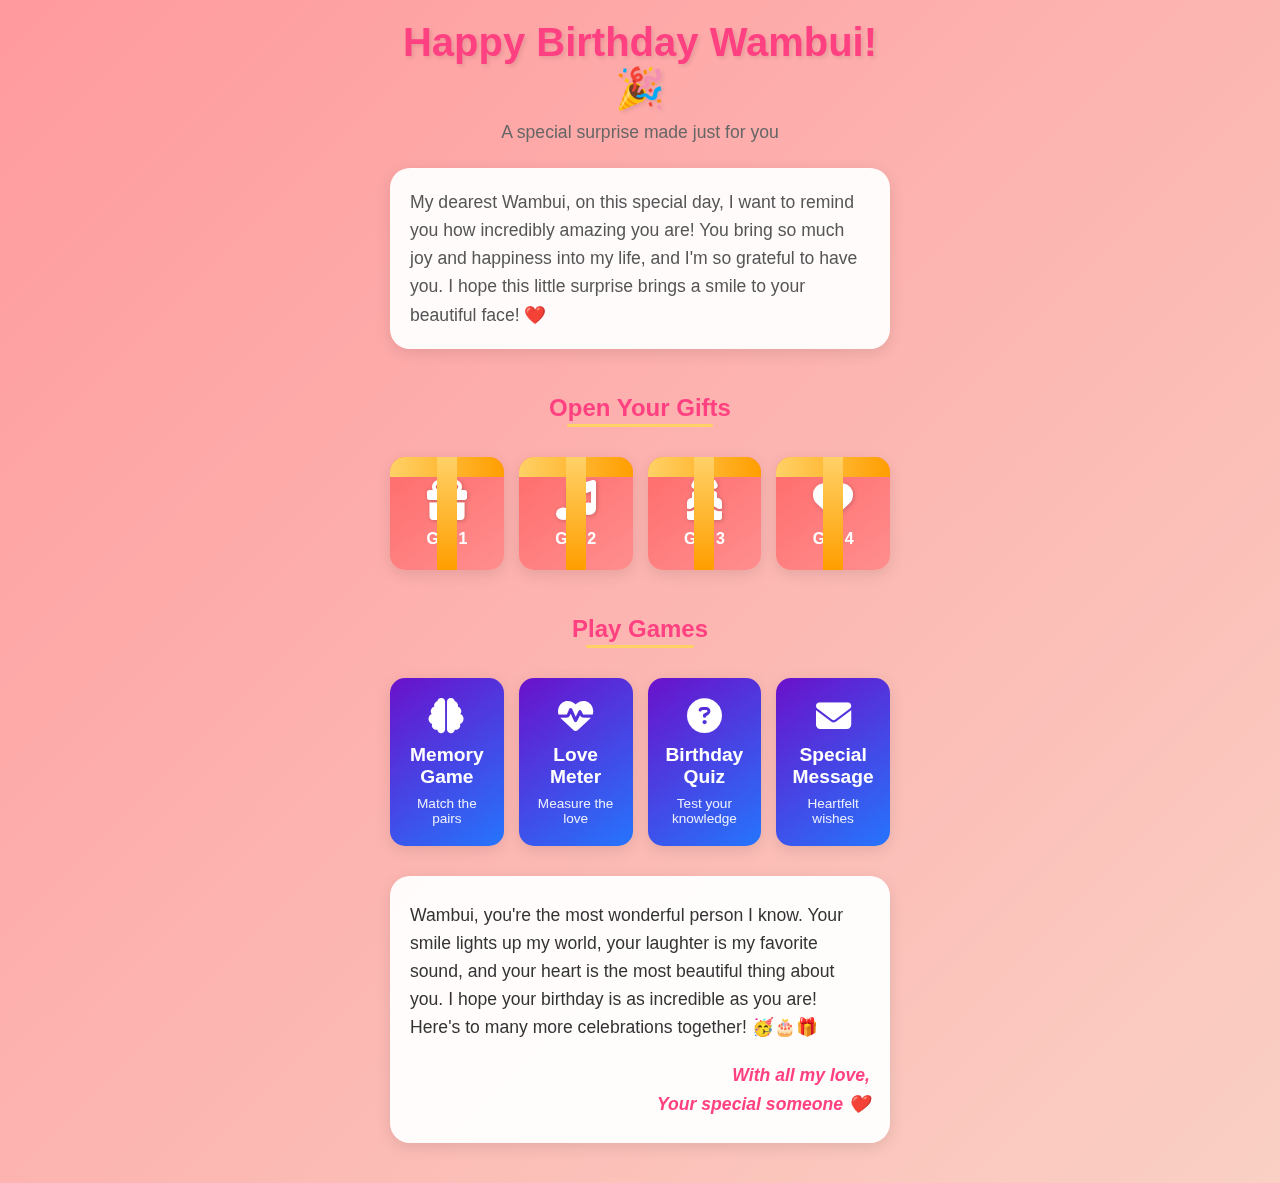
<file: index.html>
<!DOCTYPE html>
<html lang="en">
<head>
    <meta charset="UTF-8">
    <meta name="viewport" content="width=device-width, initial-scale=1.0">
    <title>Happy Birthday Wambui!</title>
    <link rel="stylesheet" href="https://cdnjs.cloudflare.com/ajax/libs/font-awesome/6.4.0/css/all.min.css">
    <link rel="stylesheet" href="styles.css">
</head>
<body>
    <div class="hearts" id="hearts"></div>
    
    <div class="container">
        <header>
            <h1>Happy Birthday Wambui! 🎉</h1>
            <p class="subtitle">A special surprise made just for you</p>
        </header>
        
        <div class="message">
            <p>My dearest Wambui, on this special day, I want to remind you how incredibly amazing you are! You bring so much joy and happiness into my life, and I'm so grateful to have you. I hope this little surprise brings a smile to your beautiful face! ❤️</p>
        </div>
        
        <h2 class="section-title">Open Your Gifts</h2>
        <div class="gift-container">
            <div class="gift-box" data-gift="1">
                <i class="fas fa-gift"></i>
                <span>Gift 1</span>
            </div>
            <div class="gift-box" data-gift="2">
                <i class="fas fa-music"></i>
                <span>Gift 2</span>
            </div>
            <div class="gift-box" data-gift="3">
                <i class="fas fa-birthday-cake"></i>
                <span>Gift 3</span>
            </div>
            <div class="gift-box" data-gift="4">
                <i class="fas fa-heart"></i>
                <span>Gift 4</span>
            </div>
        </div>
        
        <h2 class="section-title">Play Games</h2>
        <div class="games-container">
            <div class="game-card" data-game="memory">
                <i class="fas fa-brain"></i>
                <h3>Memory Game</h3>
                <p>Match the pairs</p>
            </div>
            <div class="game-card" data-game="love">
                <i class="fas fa-heartbeat"></i>
                <h3>Love Meter</h3>
                <p>Measure the love</p>
            </div>
            <div class="game-card" data-game="quiz">
                <i class="fas fa-question-circle"></i>
                <h3>Birthday Quiz</h3>
                <p>Test your knowledge</p>
            </div>
            <div class="game-card" data-game="message">
                <i class="fas fa-envelope"></i>
                <h3>Special Message</h3>
                <p>Heartfelt wishes</p>
            </div>
        </div>
        
        <div class="final-message">
            <p>Wambui, you're the most wonderful person I know. Your smile lights up my world, your laughter is my favorite sound, and your heart is the most beautiful thing about you. I hope your birthday is as incredible as you are! Here's to many more celebrations together! 🥳🎂🎁</p>
            <p class="signature">With all my love,<br>Your special someone ❤️</p>
        </div>
    </div>
    
    <!-- Gift Modals -->
    <div id="gift1" class="modal">
        <div class="modal-content">
            <div class="modal-header">
                <h2 class="modal-title">Virtual Flowers 💐</h2>
                <button class="close-btn"><i class="fas fa-times"></i></button>
            </div>
            <div class="modal-body">
                <p>For the most beautiful flower in my life! These virtual flowers will never wilt, just like my love for you. I promise to get you real ones soon too! 🌹</p>
                <div class="flowers-display">🌷🌸🌺🌻🌼</div>
            </div>
        </div>
    </div>
    
    <div id="gift2" class="modal">
        <div class="modal-content">
            <div class="modal-header">
                <h2 class="modal-title">Personalized Song 🎵</h2>
                <button class="close-btn"><i class="fas fa-times"></i></button>
            </div>
            <div class="modal-body">
                <p>Here's a special birthday song for you, Wambui!</p>
                <div class="song-lyrics">
                    "It's your birthday, Wambui<br>
                    Time to celebrate and feel so happy<br>
                    You're the reason for the season<br>
                    You're the one that makes life worth living<br><br>
                    
                    Blow out the candles, make a wish<br>
                    Hope it comes true with a loving kiss<br>
                    You're growing older, but you're still so fine<br>
                    Wambui, you'll always be mine<br><br>
                    
                    Happy birthday to you, my dear<br>
                    Wishing you joy throughout the year<br>
                    May all your dreams and wishes come true<br>
                    'Cause no one deserves it more than you!"
                </div>
                <div class="audio-player">
                    <div class="audio-controls">
                        <button class="audio-btn" id="playBtn">
                            <i class="fas fa-play"></i>
                        </button>
                        <button class="audio-btn" id="pauseBtn">
                            <i class="fas fa-pause"></i>
                        </button>
                        <button class="audio-btn" id="stopBtn">
                            <i class="fas fa-stop"></i>
                        </button>
                    </div>
                    <p id="audioStatus">Click play to listen to your song!</p>
                </div>
            </div>
        </div>
    </div>
    
    <div id="gift3" class="modal">
        <div class="modal-content">
            <div class="modal-header">
                <h2 class="modal-title">Virtual Cake 🎂</h2>
                <button class="close-btn"><i class="fas fa-times"></i></button>
            </div>
            <div class="modal-body">
                <p>Make a wish and blow out the candles! I hope all your birthday wishes come true. This virtual cake has zero calories but all the sweetness! 😊</p>
                
                <div class="cake-container">
                    <div class="cake">
                        <div class="cake-base"></div>
                        <div class="cake-top"></div>
                        <div class="candles">
                            <div class="candle">
                                <div class="flame" id="flame1"></div>
                            </div>
                            <div class="candle">
                                <div class="flame" id="flame2"></div>
                            </div>
                            <div class="candle">
                                <div class="flame" id="flame3"></div>
                            </div>
                            <div class="candle">
                                <div class="flame" id="flame4"></div>
                            </div>
                        </div>
                    </div>
                    <div class="cake-message" id="cakeMessage">Make a wish and blow out the candles!</div>
                </div>
                
                <div class="action-container">
                    <button class="action-btn" id="blowCandlesBtn"><i class="fas fa-wind"></i> Blow Candles</button>
                </div>
            </div>
        </div>
    </div>
    
    <div id="gift4" class="modal">
        <div class="modal-content">
            <div class="modal-header">
                <h2 class="modal-title">Promise Coupon 📝</h2>
                <button class="close-btn"><i class="fas fa-times"></i></button>
            </div>
            <div class="modal-body">
                <p>This coupon is good for:</p>
                <ul class="coupon-list">
                    <li>One romantic dinner date</li>
                    <li>One movie night of your choice</li>
                    <li>One back massage</li>
                    <li>Unlimited hugs and kisses</li>
                </ul>
                <p>Redeemable anytime! 💖</p>
                <div class="action-container">
                    <button class="action-btn" id="redeemCouponBtn"><i class="fas fa-ticket-alt"></i> Redeem Now</button>
                </div>
            </div>
        </div>
    </div>
    
    <!-- Game Modals -->
    <div id="memoryGame" class="modal">
        <div class="modal-content">
            <div class="modal-header">
                <h2 class="modal-title">Memory Game</h2>
                <button class="close-btn"><i class="fas fa-times"></i></button>
            </div>
            <div class="modal-body">
                <p>Match all the pairs as quickly as you can!</p>
                <div class="memory-game" id="memoryBoard">
                    <!-- Cards will be generated by JavaScript -->
                </div>
                <div class="action-container">
                    <button class="action-btn" id="restartMemoryBtn"><i class="fas fa-redo"></i> Restart Game</button>
                </div>
            </div>
        </div>
    </div>
    
    <div id="loveGame" class="modal">
        <div class="modal-content">
            <div class="modal-header">
                <h2 class="modal-title">Love Meter</h2>
                <button class="close-btn"><i class="fas fa-times"></i></button>
            </div>
            <div class="modal-body">
                <p>How much is Wambui loved today?</p>
                <div class="love-meter-container">
                    <div class="love-meter">
                        <div class="love-fill" id="loveFill"></div>
                    </div>
                    <div class="love-text" id="loveText">Click the button to measure the love!</div>
                </div>
                <div class="action-container">
                    <button class="action-btn" id="measureLoveBtn"><i class="fas fa-heart"></i> Measure Love</button>
                </div>
            </div>
        </div>
    </div>
    
    <div id="quizGame" class="modal">
        <div class="modal-content">
            <div class="modal-header">
                <h2 class="modal-title">Birthday Quiz</h2>
                <button class="close-btn"><i class="fas fa-times"></i></button>
            </div>
            <div class="modal-body">
                <div class="quiz-container">
                    <div class="quiz-question" id="quizQuestion">How awesome is Wambui?</div>
                    <div class="quiz-options" id="quizOptions">
                        <!-- Options will be generated by JavaScript -->
                    </div>
                    <div class="quiz-result" id="quizResult"></div>
                </div>
                <div class="action-container">
                    <button class="action-btn" id="restartQuizBtn"><i class="fas fa-redo"></i> Restart Quiz</button>
                </div>
            </div>
        </div>
    </div>
    
    <div id="messageGame" class="modal">
        <div class="modal-content">
            <div class="modal-header">
                <h2 class="modal-title">Special Message</h2>
                <button class="close-btn"><i class="fas fa-times"></i></button>
            </div>
            <div class="modal-body">
                <div class="song-lyrics">
                    To the most amazing Wambui,<br><br>
                    
                    On your special day, I want you to know how much you mean to me. Your smile brightens my darkest days, your laughter is my favorite melody, and your love is the greatest gift I've ever received.<br><br>
                    
                    May this year bring you endless joy, success in all your endeavors, and the fulfillment of your heart's desires. You deserve all the happiness in the world and more.<br><br>
                    
                    Happy Birthday, my love! 🎉❤️🎂
                </div>
                <div class="celebration-icons">💖🎁🎈</div>
            </div>
        </div>
    </div>

    <script src="script.js"></script>
</body>
</html>
</file>
<file: styles.css>
* {
    margin: 0;
    padding: 0;
    box-sizing: border-box;
    font-family: 'Segoe UI', Tahoma, Geneva, Verdana, sans-serif;
    -webkit-tap-highlight-color: transparent;
}

:root {
    --primary: #ff4081;
    --secondary: #ff9a9e;
    --accent: #ffd166;
    --dark: #333;
    --light: #fff;
    --shadow: 0 4px 15px rgba(0, 0, 0, 0.1);
}

body {
    background: linear-gradient(135deg, var(--secondary) 0%, #fad0c4 100%);
    min-height: 100vh;
    display: flex;
    flex-direction: column;
    align-items: center;
    padding: 20px 15px 40px;
    overflow-x: hidden;
    color: var(--dark);
}

.container {
    width: 100%;
    max-width: 500px;
    text-align: center;
}

header {
    margin-bottom: 25px;
    position: relative;
}

h1 {
    color: var(--primary);
    font-size: 2.5rem;
    margin-bottom: 10px;
    text-shadow: 2px 2px 4px rgba(0, 0, 0, 0.1);
    animation: pulse 2s infinite;
}

@keyframes pulse {
    0% { transform: scale(1); }
    50% { transform: scale(1.03); }
    100% { transform: scale(1); }
}

.subtitle {
    font-size: 1.1rem;
    color: #666;
    margin-bottom: 20px;
}

.message {
    background-color: rgba(255, 255, 255, 0.95);
    border-radius: 20px;
    padding: 20px;
    margin: 20px 0;
    box-shadow: var(--shadow);
    font-size: 1.1rem;
    line-height: 1.6;
    color: #555;
    text-align: left;
}

.section-title {
    font-size: 1.5rem;
    color: var(--primary);
    margin: 25px 0 15px;
    position: relative;
    display: inline-block;
}

.section-title::after {
    content: '';
    position: absolute;
    bottom: -5px;
    left: 10%;
    width: 80%;
    height: 3px;
    background: var(--accent);
    border-radius: 3px;
}

.gift-container {
    display: grid;
    grid-template-columns: repeat(2, 1fr);
    gap: 15px;
    margin: 20px 0;
}

.gift-box {
    aspect-ratio: 1;
    background: linear-gradient(145deg, #ff6b6b, #ff8e8e);
    border-radius: 15px;
    display: flex;
    flex-direction: column;
    align-items: center;
    justify-content: center;
    cursor: pointer;
    box-shadow: var(--shadow);
    transition: all 0.3s ease;
    position: relative;
    overflow: hidden;
    padding: 10px;
}

.gift-box:active {
    transform: scale(0.95);
}

.gift-box i {
    font-size: 2.5rem;
    color: white;
    margin-bottom: 10px;
    filter: drop-shadow(1px 1px 2px rgba(0,0,0,0.2));
}

.gift-box span {
    color: white;
    font-weight: 600;
    font-size: 1rem;
}

.gift-box::before {
    content: '';
    position: absolute;
    width: 100%;
    height: 20px;
    background: linear-gradient(90deg, var(--accent), #ff9e00);
    top: 0;
}

.gift-box::after {
    content: '';
    position: absolute;
    width: 20px;
    height: 100%;
    background: linear-gradient(180deg, var(--accent), #ff9e00);
    left: 50%;
    transform: translateX(-50%);
}

.games-container {
    display: grid;
    grid-template-columns: repeat(2, 1fr);
    gap: 15px;
    margin: 20px 0;
}

.game-card {
    background: linear-gradient(145deg, #6a11cb, #2575fc);
    color: white;
    padding: 20px 15px;
    border-radius: 15px;
    cursor: pointer;
    box-shadow: var(--shadow);
    transition: all 0.3s ease;
    display: flex;
    flex-direction: column;
    align-items: center;
    justify-content: center;
}

.game-card:active {
    transform: scale(0.98);
}

.game-card i {
    font-size: 2.2rem;
    margin-bottom: 10px;
}

.game-card h3 {
    font-size: 1.2rem;
    margin-bottom: 8px;
}

.game-card p {
    font-size: 0.85rem;
    opacity: 0.9;
    text-align: center;
}

.final-message {
    margin-top: 30px;
    padding: 25px 20px;
    background: rgba(255, 255, 255, 0.95);
    border-radius: 20px;
    font-size: 1.1rem;
    line-height: 1.6;
    box-shadow: var(--shadow);
    text-align: left;
}

.signature {
    margin-top: 20px;
    text-align: right;
    font-style: italic;
    color: var(--primary);
    font-weight: 600;
}

/* Modal Styles */
.modal {
    display: none;
    position: fixed;
    top: 0;
    left: 0;
    width: 100%;
    height: 100%;
    background: rgba(0, 0, 0, 0.85);
    z-index: 1000;
    align-items: center;
    justify-content: center;
    padding: 20px;
    overflow-y: auto;
}

.modal-content {
    background: white;
    border-radius: 20px;
    padding: 25px;
    width: 100%;
    max-width: 500px;
    max-height: 85vh;
    overflow-y: auto;
    box-shadow: 0 10px 30px rgba(0, 0, 0, 0.3);
    position: relative;
    animation: modalAppear 0.3s ease;
}

@keyframes modalAppear {
    from { opacity: 0; transform: scale(0.9); }
    to { opacity: 1; transform: scale(1); }
}

.modal-header {
    display: flex;
    justify-content: space-between;
    align-items: center;
    margin-bottom: 20px;
}

.modal-title {
    font-size: 1.8rem;
    color: var(--primary);
}

.close-btn {
    background: var(--primary);
    color: white;
    border: none;
    width: 40px;
    height: 40px;
    border-radius: 50%;
    display: flex;
    align-items: center;
    justify-content: center;
    cursor: pointer;
    font-size: 1.2rem;
    transition: background 0.3s;
}

.close-btn:active {
    background: #e91e63;
}

.modal-body {
    font-size: 1.1rem;
    line-height: 1.6;
    color: #555;
}

.song-lyrics {
    background: rgba(255, 209, 102, 0.2);
    padding: 15px;
    border-radius: 10px;
    margin: 20px 0;
    font-style: italic;
    line-height: 1.8;
    text-align: center;
}

.flowers-display {
    text-align: center;
    margin: 20px 0;
    font-size: 3rem;
}

/* Cake Styles */
.cake-container {
    display: flex;
    flex-direction: column;
    align-items: center;
    margin: 20px 0;
}

.cake {
    position: relative;
    width: 200px;
    height: 120px;
    margin-bottom: 30px;
}

.cake-base {
    position: absolute;
    bottom: 0;
    width: 100%;
    height: 60px;
    background: linear-gradient(to bottom, #f8c8dc, #f5a6c8);
    border-radius: 10px 10px 50px 50px;
    box-shadow: 0 5px 15px rgba(0,0,0,0.1);
}

.cake-top {
    position: absolute;
    bottom: 60px;
    width: 180px;
    height: 40px;
    background: linear-gradient(to bottom, #ff9a9e, #fad0c4);
    border-radius: 50px 50px 10px 10px;
    left: 10px;
    box-shadow: 0 5px 15px rgba(0,0,0,0.1);
}

.candles {
    position: absolute;
    bottom: 100px;
    width: 100%;
    display: flex;
    justify-content: space-around;
    padding: 0 30px;
}

.candle {
    width: 12px;
    height: 30px;
    background: linear-gradient(to bottom, #ff9a9e, #fad0c4);
    border-radius: 5px;
    position: relative;
}

.flame {
    position: absolute;
    top: -20px;
    left: 50%;
    transform: translateX(-50%);
    width: 15px;
    height: 25px;
    background: #ffd166;
    border-radius: 50% 50% 20% 20%;
    box-shadow: 0 0 15px 5px #ff9a00;
    animation: flicker 1.5s infinite alternate;
}

.flame.extinguished {
    opacity: 0;
    transform: translateX(-50%) scale(0.1);
    transition: all 0.5s ease;
}

@keyframes flicker {
    0%, 100% { transform: translateX(-50%) scale(1); }
    50% { transform: translateX(-50%) scale(1.1); }
}

.cake-message {
    font-size: 1.2rem;
    margin-top: 20px;
    font-weight: 600;
    color: var(--primary);
    min-height: 30px;
}

/* Game Specific Styles */
.memory-game {
    display: grid;
    grid-template-columns: repeat(3, 1fr);
    gap: 10px;
    margin: 20px 0;
}

.memory-card {
    aspect-ratio: 1;
    background: var(--primary);
    border-radius: 10px;
    display: flex;
    align-items: center;
    justify-content: center;
    font-size: 1.8rem;
    cursor: pointer;
    transform-style: preserve-3d;
    transition: transform 0.5s;
    position: relative;
}

.memory-card.flipped {
    transform: rotateY(180deg);
}

.memory-card .front, .memory-card .back {
    position: absolute;
    width: 100%;
    height: 100%;
    backface-visibility: hidden;
    display: flex;
    align-items: center;
    justify-content: center;
    border-radius: 10px;
}

.memory-card .front {
    background: var(--primary);
    color: white;
}

.memory-card .back {
    background: white;
    color: var(--primary);
    transform: rotateY(180deg);
}

.love-meter-container {
    margin: 25px 0;
}

.love-meter {
    width: 100%;
    height: 30px;
    background: #ddd;
    border-radius: 15px;
    margin: 15px 0;
    overflow: hidden;
    position: relative;
}

.love-fill {
    height: 100%;
    background: linear-gradient(90deg, var(--primary), #ff6b6b);
    width: 0%;
    transition: width 1.5s ease-in-out;
    border-radius: 15px;
}

.love-text {
    font-size: 1.3rem;
    margin: 15px 0;
    min-height: 60px;
    display: flex;
    align-items: center;
    justify-content: center;
}

.action-btn {
    background: var(--primary);
    color: white;
    border: none;
    padding: 14px 30px;
    font-size: 1.1rem;
    border-radius: 50px;
    cursor: pointer;
    transition: all 0.3s;
    margin: 10px 0;
    width: 100%;
    max-width: 250px;
    box-shadow: 0 4px 10px rgba(255, 64, 129, 0.3);
}

.action-btn:active {
    transform: translateY(2px);
    box-shadow: 0 2px 5px rgba(255, 64, 129, 0.3);
}

.action-container {
    text-align: center;
}

.quiz-container {
    text-align: left;
}

.quiz-question {
    margin-bottom: 20px;
    font-size: 1.3rem;
    font-weight: 600;
}

.quiz-options {
    display: flex;
    flex-direction: column;
    gap: 12px;
    margin-bottom: 20px;
}

.quiz-option {
    padding: 15px;
    background: rgba(255, 209, 102, 0.2);
    border-radius: 10px;
    cursor: pointer;
    transition: all 0.3s;
}

.quiz-option:active {
    background: rgba(255, 209, 102, 0.4);
    transform: scale(0.98);
}

.quiz-result {
    font-size: 1.2rem;
    font-weight: 600;
    text-align: center;
    margin: 20px 0;
    min-height: 30px;
}

.coupon-list {
    margin: 15px 0 15px 20px;
}

.celebration-icons {
    text-align: center;
    margin-top: 20px;
    font-size: 3rem;
}

/* Floating Hearts */
.hearts {
    position: fixed;
    top: 0;
    left: 0;
    width: 100%;
    height: 100%;
    pointer-events: none;
    z-index: -1;
}

.heart {
    position: absolute;
    width: 20px;
    height: 20px;
    background: var(--primary);
    transform: rotate(45deg);
    opacity: 0;
}

.heart:before, .heart:after {
    content: '';
    width: 20px;
    height: 20px;
    background: var(--primary);
    border-radius: 50%;
    position: absolute;
}

.heart:before {
    top: -10px;
    left: 0;
}

.heart:after {
    top: 0;
    left: -10px;
}

@keyframes float {
    0% {
        transform: translateY(0) rotate(45deg);
        opacity: 1;
    }
    100% {
        transform: translateY(-1000px) rotate(45deg);
        opacity: 0;
    }
}

/* Audio Player Styles */
.audio-player {
    display: flex;
    flex-direction: column;
    align-items: center;
    margin: 20px 0;
}

.audio-controls {
    display: flex;
    gap: 15px;
    margin-top: 10px;
}

.audio-btn {
    background: var(--primary);
    color: white;
    border: none;
    width: 50px;
    height: 50px;
    border-radius: 50%;
    display: flex;
    align-items: center;
    justify-content: center;
    cursor: pointer;
    font-size: 1.2rem;
    transition: all 0.3s;
    box-shadow: 0 4px 10px rgba(255, 64, 129, 0.3);
}

.audio-btn:active {
    transform: scale(0.95);
}

/* Responsive Adjustments */
@media (min-width: 768px) {
    .gift-container, .games-container {
        grid-template-columns: repeat(4, 1fr);
    }
    
    .memory-game {
        grid-template-columns: repeat(4, 1fr);
    }
}
</file>
